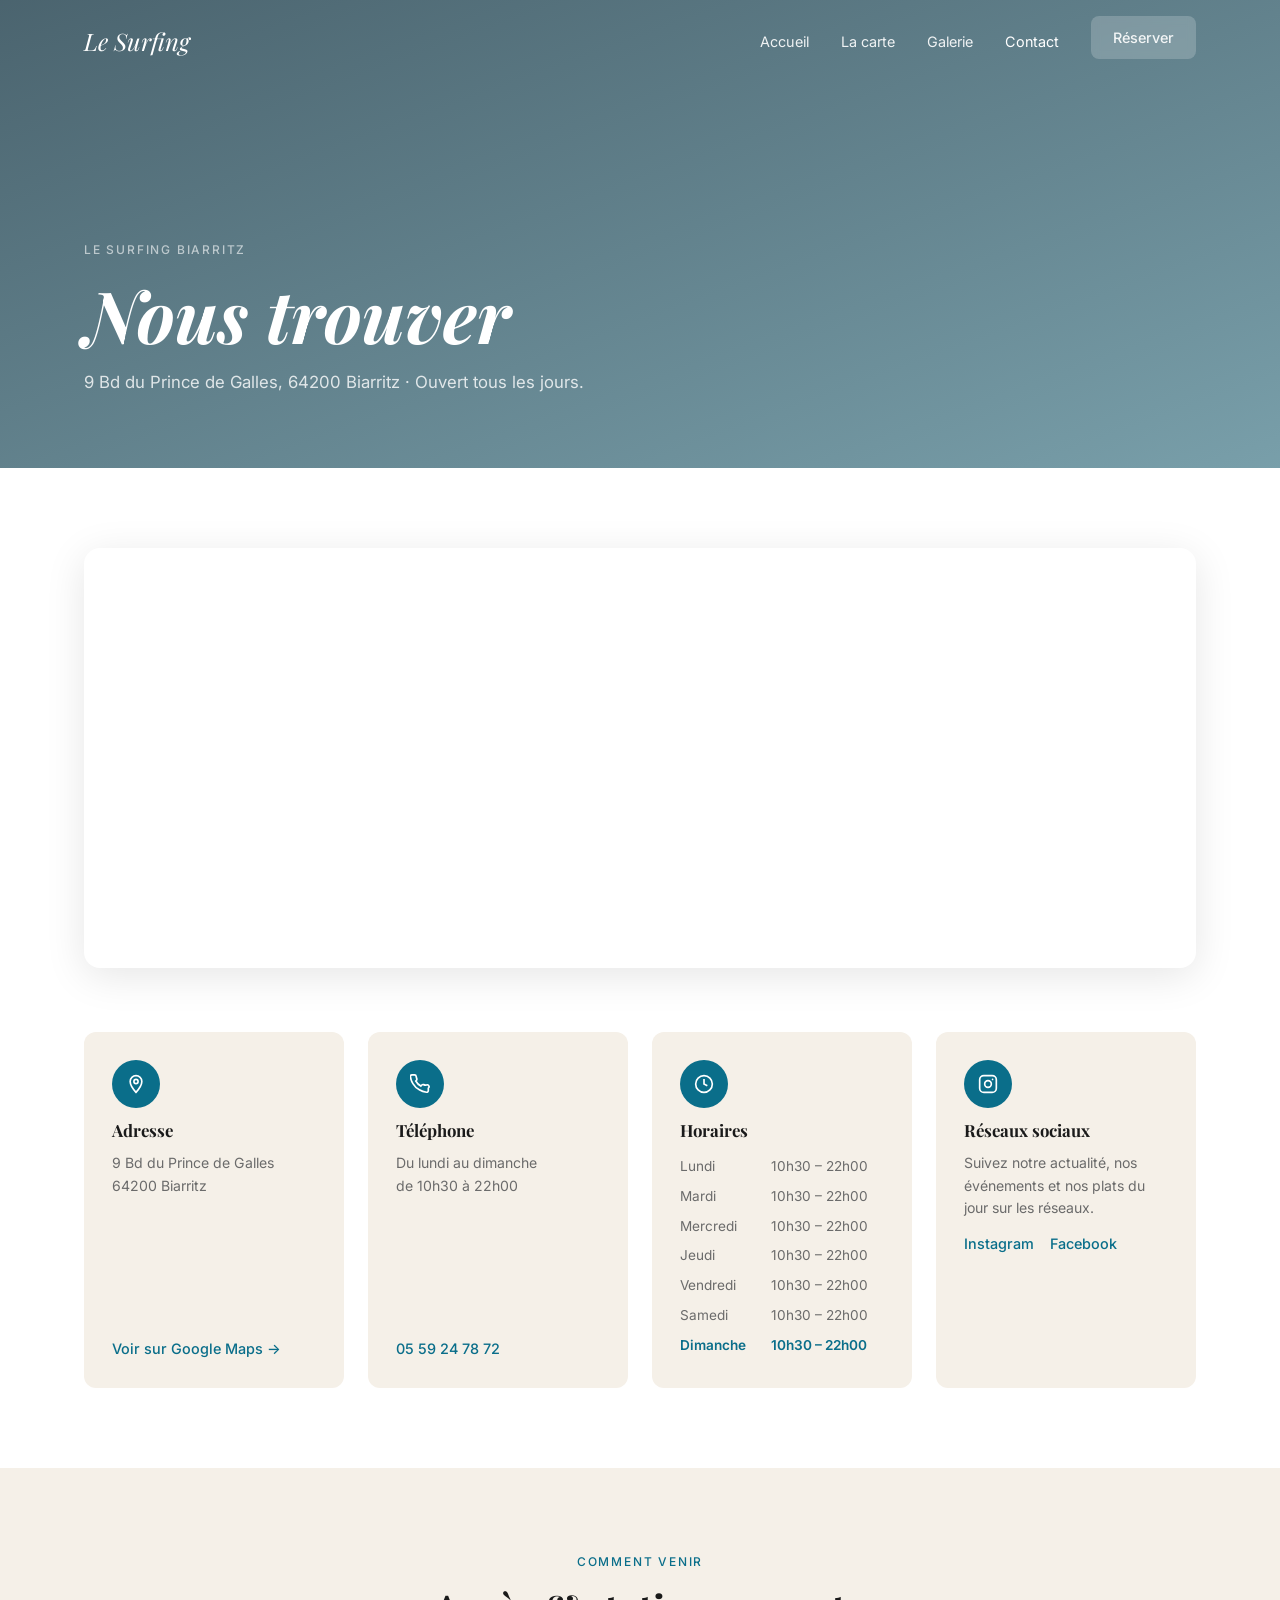
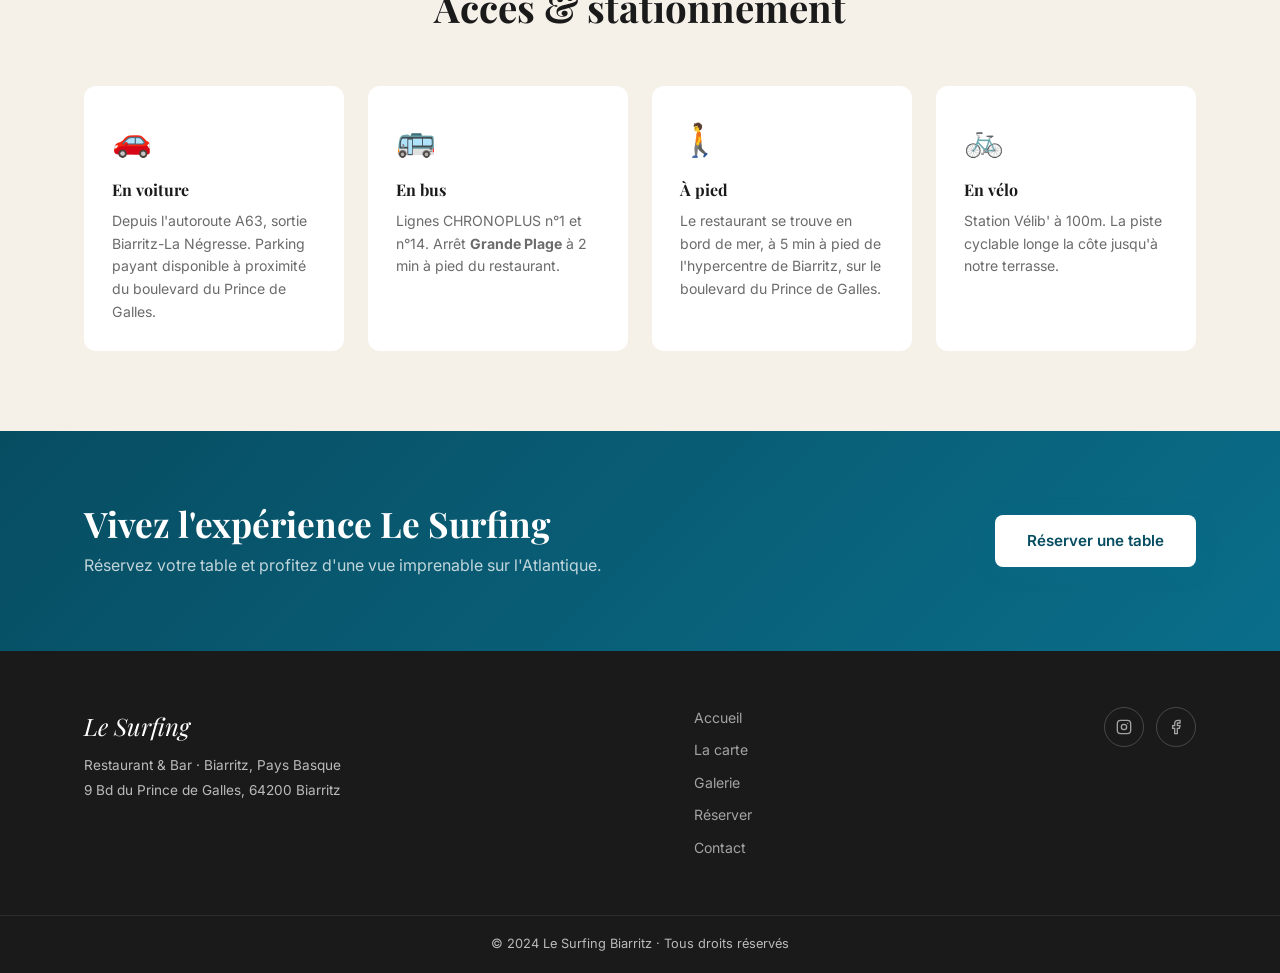
<file: contact.html>
<!DOCTYPE html>
<html lang="fr">
<head>
  <meta charset="UTF-8" />
  <meta name="viewport" content="width=device-width, initial-scale=1.0" />
  <title>Contact – Le Surfing Biarritz</title>
  <meta name="description" content="Contactez le Surfing Biarritz. Adresse : 9 Bd du Prince de Galles, 64200 Biarritz. Tél : 05 59 24 78 72. Ouvert tous les jours." />
  <link rel="stylesheet" href="style.css" />
  <link rel="preconnect" href="https://fonts.googleapis.com" />
  <link rel="preconnect" href="https://fonts.gstatic.com" crossorigin />
  <link href="https://fonts.googleapis.com/css2?family=Playfair+Display:ital,wght@0,400;0,700;1,400&family=Inter:wght@300;400;500&display=swap" rel="stylesheet" />
</head>
<body>

  <!-- NAVIGATION -->
  <nav id="navbar" class="scrolled">
    <div class="nav-container">
      <a href="index.html" class="nav-logo">Le Surfing</a>
      <button class="nav-toggle" id="navToggle" aria-label="Menu">
        <span></span><span></span><span></span>
      </button>
      <ul class="nav-links" id="navLinks">
        <li><a href="index.html">Accueil</a></li>
        <li><a href="menu.html">La carte</a></li>
        <li><a href="galerie.html">Galerie</a></li>
        <li><a href="contact.html" class="active">Contact</a></li>
        <li><a href="reservation.html" class="btn-nav">Réserver</a></li>
      </ul>
    </div>
  </nav>

  <!-- PAGE HERO -->
  <section class="page-hero" style="background-image: url('https://images.unsplash.com/photo-1501854140801-50d01698950b?w=1400&q=80')">
    <div class="hero-overlay"></div>
    <div class="page-hero-content">
      <span class="label">Le Surfing Biarritz</span>
      <h1>Nous trouver</h1>
      <p>9 Bd du Prince de Galles, 64200 Biarritz · Ouvert tous les jours.</p>
    </div>
  </section>

  <!-- CONTACT MAIN -->
  <section id="contact-page">
    <div class="container contact-full">

      <!-- Carte -->
      <div class="contact-map-full">
        <iframe
          title="Carte Le Surfing Biarritz"
          src="https://www.openstreetmap.org/export/embed.html?bbox=-1.5640%2C43.4820%2C-1.5540%2C43.4870&layer=mapnik&marker=43.4843%2C-1.5590"
          allowfullscreen
          loading="lazy">
        </iframe>
      </div>

      <!-- Infos -->
      <div class="contact-cards">

        <div class="contact-card">
          <div class="contact-card-icon">
            <svg viewBox="0 0 24 24" fill="none" stroke="currentColor" stroke-width="2"><path d="M12 2C8.13 2 5 5.13 5 9c0 5.25 7 13 7 13s7-7.75 7-13c0-3.87-3.13-7-7-7z"/><circle cx="12" cy="9" r="2.5"/></svg>
          </div>
          <h3>Adresse</h3>
          <p>9 Bd du Prince de Galles<br />64200 Biarritz</p>
          <a href="https://maps.google.com/?q=9+Bd+du+Prince+de+Galles,+64200+Biarritz" target="_blank" rel="noopener" class="contact-card-link">Voir sur Google Maps →</a>
        </div>

        <div class="contact-card">
          <div class="contact-card-icon">
            <svg viewBox="0 0 24 24" fill="none" stroke="currentColor" stroke-width="2"><path d="M22 16.92v3a2 2 0 01-2.18 2 19.79 19.79 0 01-8.63-3.07A19.5 19.5 0 013.5 11.5a19.79 19.79 0 01-3.07-8.67A2 2 0 012.41 1h3a2 2 0 012 1.72c.127.96.36 1.903.7 2.81a2 2 0 01-.45 2.11L6.91 8.44a16 16 0 006.06 6.06l1.23-1.27a2 2 0 012.11-.45c.907.34 1.85.573 2.81.7A2 2 0 0122 16.92z"/></svg>
          </div>
          <h3>Téléphone</h3>
          <p>Du lundi au dimanche<br />de 10h30 à 22h00</p>
          <a href="tel:+33559247872" class="contact-card-link">05 59 24 78 72</a>
        </div>

        <div class="contact-card">
          <div class="contact-card-icon">
            <svg viewBox="0 0 24 24" fill="none" stroke="currentColor" stroke-width="2"><circle cx="12" cy="12" r="10"/><polyline points="12 6 12 12 16 14"/></svg>
          </div>
          <h3>Horaires</h3>
          <table class="hours-table">
            <tr><td>Lundi</td><td>10h30 – 22h00</td></tr>
            <tr><td>Mardi</td><td>10h30 – 22h00</td></tr>
            <tr><td>Mercredi</td><td>10h30 – 22h00</td></tr>
            <tr><td>Jeudi</td><td>10h30 – 22h00</td></tr>
            <tr><td>Vendredi</td><td>10h30 – 22h00</td></tr>
            <tr><td>Samedi</td><td>10h30 – 22h00</td></tr>
            <tr class="today"><td>Dimanche</td><td>10h30 – 22h00</td></tr>
          </table>
        </div>

        <div class="contact-card">
          <div class="contact-card-icon">
            <svg viewBox="0 0 24 24" fill="none" stroke="currentColor" stroke-width="2"><rect x="2" y="2" width="20" height="20" rx="5"/><circle cx="12" cy="12" r="4"/><circle cx="17.5" cy="6.5" r="1" fill="currentColor" stroke="none"/></svg>
          </div>
          <h3>Réseaux sociaux</h3>
          <p>Suivez notre actualité, nos événements et nos plats du jour sur les réseaux.</p>
          <div class="contact-social">
            <a href="#" class="contact-card-link">Instagram</a>
            <a href="#" class="contact-card-link">Facebook</a>
          </div>
        </div>

      </div>

    </div>
  </section>

  <!-- ACCES -->
  <section id="acces">
    <div class="container">
      <div class="section-header">
        <span class="label">Comment venir</span>
        <h2>Accès & stationnement</h2>
      </div>
      <div class="acces-grid">
        <div class="acces-item">
          <div class="acces-icon">🚗</div>
          <h4>En voiture</h4>
          <p>Depuis l'autoroute A63, sortie Biarritz-La Négresse. Parking payant disponible à proximité du boulevard du Prince de Galles.</p>
        </div>
        <div class="acces-item">
          <div class="acces-icon">🚌</div>
          <h4>En bus</h4>
          <p>Lignes CHRONOPLUS n°1 et n°14. Arrêt <strong>Grande Plage</strong> à 2 min à pied du restaurant.</p>
        </div>
        <div class="acces-item">
          <div class="acces-icon">🚶</div>
          <h4>À pied</h4>
          <p>Le restaurant se trouve en bord de mer, à 5 min à pied de l'hypercentre de Biarritz, sur le boulevard du Prince de Galles.</p>
        </div>
        <div class="acces-item">
          <div class="acces-icon">🚲</div>
          <h4>En vélo</h4>
          <p>Station Vélib' à 100m. La piste cyclable longe la côte jusqu'à notre terrasse.</p>
        </div>
      </div>
    </div>
  </section>

  <!-- CTA RESERVATION -->
  <section class="cta-band">
    <div class="container cta-band-inner">
      <div>
        <h2>Vivez l'expérience Le Surfing</h2>
        <p>Réservez votre table et profitez d'une vue imprenable sur l'Atlantique.</p>
      </div>
      <a href="reservation.html" class="btn-primary">Réserver une table</a>
    </div>
  </section>

  <!-- FOOTER -->
  <footer>
    <div class="container footer-inner">
      <div class="footer-brand">
        <a href="index.html" class="nav-logo">Le Surfing</a>
        <p>Restaurant & Bar · Biarritz, Pays Basque</p>
        <p>9 Bd du Prince de Galles, 64200 Biarritz</p>
      </div>
      <div class="footer-links">
        <a href="index.html">Accueil</a>
        <a href="menu.html">La carte</a>
        <a href="galerie.html">Galerie</a>
        <a href="reservation.html">Réserver</a>
        <a href="contact.html">Contact</a>
      </div>
      <div class="footer-social">
        <a href="#" aria-label="Instagram">
          <svg viewBox="0 0 24 24" fill="none" stroke="currentColor" stroke-width="2"><rect x="2" y="2" width="20" height="20" rx="5"/><circle cx="12" cy="12" r="4"/><circle cx="17.5" cy="6.5" r="1" fill="currentColor" stroke="none"/></svg>
        </a>
        <a href="#" aria-label="Facebook">
          <svg viewBox="0 0 24 24" fill="none" stroke="currentColor" stroke-width="2"><path d="M18 2h-3a5 5 0 00-5 5v3H7v4h3v8h4v-8h3l1-4h-4V7a1 1 0 011-1h3z"/></svg>
        </a>
      </div>
    </div>
    <div class="footer-bottom">
      <p>© 2024 Le Surfing Biarritz · Tous droits réservés</p>
    </div>
  </footer>

  <script src="main.js"></script>
</body>
</html>
</file>
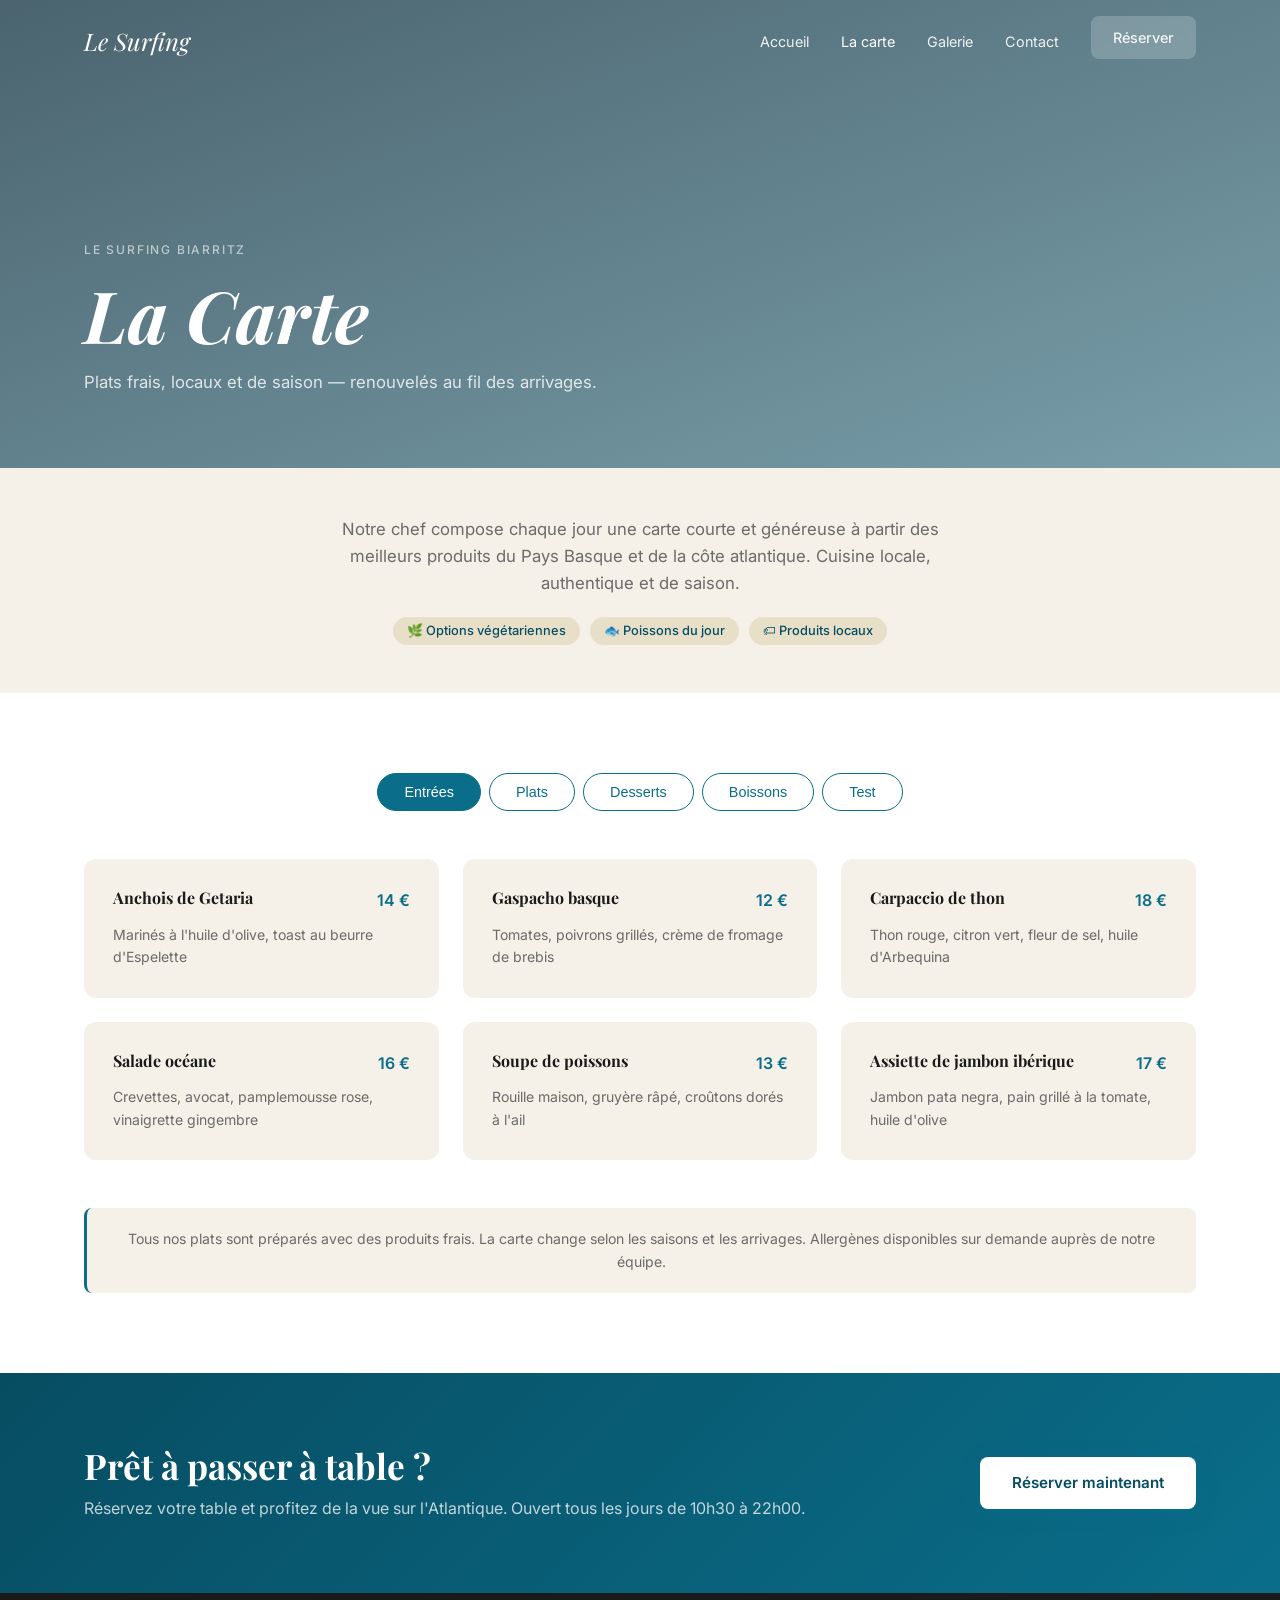
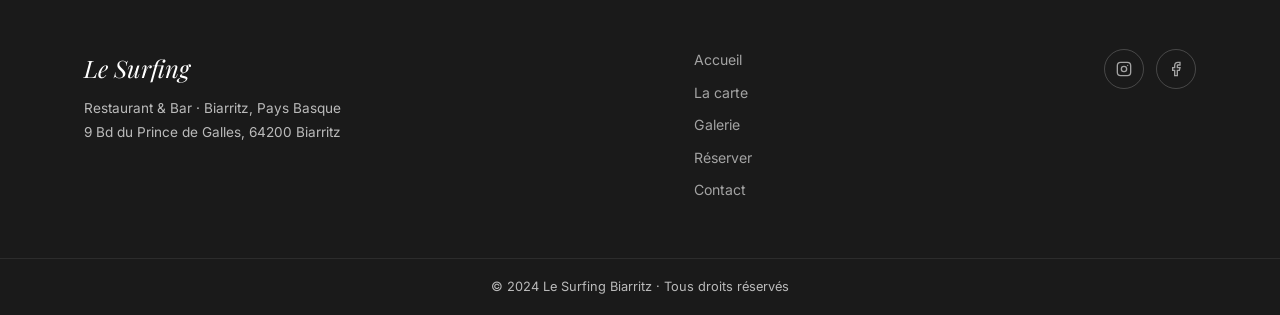
<file: menu.html>
<!DOCTYPE html>
<html lang="fr">
<head>
  <meta charset="UTF-8" />
  <meta name="viewport" content="width=device-width, initial-scale=1.0" />
  <title>La Carte – Le Surfing Biarritz</title>
  <meta name="description" content="Découvrez la carte du Surfing Biarritz : entrées, plats, desserts et boissons. Cuisine locale et de saison en bord de mer." />
  <link rel="stylesheet" href="style.css" />
  <link rel="preconnect" href="https://fonts.googleapis.com" />
  <link rel="preconnect" href="https://fonts.gstatic.com" crossorigin />
  <link href="https://fonts.googleapis.com/css2?family=Playfair+Display:ital,wght@0,400;0,700;1,400&family=Inter:wght@300;400;500&display=swap" rel="stylesheet" />
</head>
<body>

  <!-- NAVIGATION -->
  <nav id="navbar" class="scrolled">
    <div class="nav-container">
      <a href="index.html" class="nav-logo">Le Surfing</a>
      <button class="nav-toggle" id="navToggle" aria-label="Menu">
        <span></span><span></span><span></span>
      </button>
      <ul class="nav-links" id="navLinks">
        <li><a href="index.html">Accueil</a></li>
        <li><a href="menu.html" class="active">La carte</a></li>
        <li><a href="galerie.html">Galerie</a></li>
        <li><a href="contact.html">Contact</a></li>
        <li><a href="reservation.html" class="btn-nav">Réserver</a></li>
      </ul>
    </div>
  </nav>

  <!-- PAGE HERO -->
  <section class="page-hero" style="background-image: url('https://images.unsplash.com/photo-1414235077428-338989a2e8c0?w=1400&q=80')">
    <div class="hero-overlay"></div>
    <div class="page-hero-content">
      <span class="label">Le Surfing Biarritz</span>
      <h1>La Carte</h1>
      <p>Plats frais, locaux et de saison — renouvelés au fil des arrivages.</p>
    </div>
  </section>

  <!-- INTRO MENU -->
  <section class="page-intro">
    <div class="container page-intro-inner">
      <p>Notre chef compose chaque jour une carte courte et généreuse à partir des meilleurs produits du Pays Basque et de la côte atlantique. Cuisine locale, authentique et de saison.</p>
      <div class="menu-badges">
        <span class="service-tag">🌿 Options végétariennes</span>
        <span class="service-tag">🐟 Poissons du jour</span>
        <span class="service-tag">🏷 Produits locaux</span>
      </div>
    </div>
  </section>

  <!-- MENU -->
  <section id="menu">
    <div class="container">
      <div class="menu-tabs">
        <button class="tab active" data-tab="entrees">Entrées</button>
        <button class="tab" data-tab="plats">Plats</button>
        <button class="tab" data-tab="desserts">Desserts</button>
        <button class="tab" data-tab="boissons">Boissons</button>
        <button class="tab" data-tab="test">Test</button>
      </div>

      <div class="menu-grid active" id="tab-entrees">
        <div class="menu-card">
          <div class="menu-card-top"><h3>Anchois de Getaria</h3><span>14 €</span></div>
          <p>Marinés à l'huile d'olive, toast au beurre d'Espelette</p>
        </div>
        <div class="menu-card">
          <div class="menu-card-top"><h3>Gaspacho basque</h3><span>12 €</span></div>
          <p>Tomates, poivrons grillés, crème de fromage de brebis</p>
        </div>
        <div class="menu-card">
          <div class="menu-card-top"><h3>Carpaccio de thon</h3><span>18 €</span></div>
          <p>Thon rouge, citron vert, fleur de sel, huile d'Arbequina</p>
        </div>
        <div class="menu-card">
          <div class="menu-card-top"><h3>Salade océane</h3><span>16 €</span></div>
          <p>Crevettes, avocat, pamplemousse rose, vinaigrette gingembre</p>
        </div>
        <div class="menu-card">
          <div class="menu-card-top"><h3>Soupe de poissons</h3><span>13 €</span></div>
          <p>Rouille maison, gruyère râpé, croûtons dorés à l'ail</p>
        </div>
        <div class="menu-card">
          <div class="menu-card-top"><h3>Assiette de jambon ibérique</h3><span>17 €</span></div>
          <p>Jambon pata negra, pain grillé à la tomate, huile d'olive</p>
        </div>
      </div>

      <div class="menu-grid" id="tab-plats">
        <div class="menu-card">
          <div class="menu-card-top"><h3>Ttoro de pêcheur</h3><span>28 €</span></div>
          <p>Soupe de poissons basque, rouille maison, croûtons ailés</p>
        </div>
        <div class="menu-card">
          <div class="menu-card-top"><h3>Chipirons à l'encre</h3><span>26 €</span></div>
          <p>Encornets farcis, riz noir, légumes du jardin</p>
        </div>
        <div class="menu-card featured">
          <div class="menu-card-top"><h3>Dorade royale entière <span class="badge">Coup de cœur</span></h3><span>34 €</span></div>
          <p>Grillée au feu de bois, piperade maison, pommes de terre grenaille</p>
        </div>
        <div class="menu-card">
          <div class="menu-card-top"><h3>Magret de canard des Landes</h3><span>30 €</span></div>
          <p>Sauce cerise-Armagnac, gratin de cèpes</p>
        </div>
        <div class="menu-card">
          <div class="menu-card-top"><h3>Risotto aux cèpes <span class="badge vege">Végé</span></h3><span>22 €</span></div>
          <p>Cèpes frais, parmesan affiné 24 mois, huile de truffe</p>
        </div>
        <div class="menu-card">
          <div class="menu-card-top"><h3>Burger du Surfing</h3><span>19 €</span></div>
          <p>Bœuf charolais, cheddar, oignons confits, frites maison</p>
        </div>
      </div>

      <div class="menu-grid" id="tab-desserts">
        <div class="menu-card">
          <div class="menu-card-top"><h3>Gâteau basque</h3><span>9 €</span></div>
          <p>Crème pâtissière ou confiture cerises noires, crème fraîche</p>
        </div>
        <div class="menu-card">
          <div class="menu-card-top"><h3>Tarte aux pommes</h3><span>8 €</span></div>
          <p>Pommes Fuji, caramel au beurre salé, boule de vanille</p>
        </div>
        <div class="menu-card">
          <div class="menu-card-top"><h3>Île flottante au piment</h3><span>9 €</span></div>
          <p>Meringue légère, crème anglaise, poudre d'Espelette</p>
        </div>
        <div class="menu-card">
          <div class="menu-card-top"><h3>Fromages du Pays Basque</h3><span>12 €</span></div>
          <p>Ossau-Iraty, brebis frais, confiture de figues</p>
        </div>
        <div class="menu-card">
          <div class="menu-card-top"><h3>Fondant chocolat</h3><span>9 €</span></div>
          <p>Cœur coulant, glace vanille bourbon, éclats de praline</p>
        </div>
      </div>

      <div class="menu-grid" id="tab-boissons">
        <div class="menu-card">
          <div class="menu-card-top"><h3>Txakoli Basque</h3><span>7 €</span></div>
          <p>Vin blanc pétillant, léger et fruité, du Pays Basque</p>
        </div>
        <div class="menu-card">
          <div class="menu-card-top"><h3>Irouléguy rouge</h3><span>8 €</span></div>
          <p>AOC Irouléguy, tanins soyeux, notes épicées</p>
        </div>
        <div class="menu-card">
          <div class="menu-card-top"><h3>Bière Pêcheur Biarritz</h3><span>6 €</span></div>
          <p>Bière artisanale locale, blonde légèrement ambrée</p>
        </div>
        <div class="menu-card">
          <div class="menu-card-top"><h3>Cocktail Surf Sunset</h3><span>11 €</span></div>
          <p>Rhum, passion, citron vert, sirop d'hibiscus</p>
        </div>
        <div class="menu-card">
          <div class="menu-card-top"><h3>Eau minérale</h3><span>4 €</span></div>
          <p>Perrier ou Evian — carafe d'eau offerte</p>
        </div>
        <div class="menu-card">
          <div class="menu-card-top"><h3>Café & infusions</h3><span>3 €</span></div>
          <p>Espresso, noisette, café au lait, thés & tisanes</p>
        </div>
      </div>

      <div class="menu-grid" id="tab-test">
        <div class="menu-card featured">
          <div class="menu-card-top"><h3>Plat test 1 <span class="badge">Nouveau</span></h3><span>00 €</span></div>
          <p>Description du plat test numéro 1 — à remplacer par le vrai contenu.</p>
        </div>
        <div class="menu-card">
          <div class="menu-card-top"><h3>Plat test 2</h3><span>00 €</span></div>
          <p>Description du plat test numéro 2 — à remplacer par le vrai contenu.</p>
        </div>
        <div class="menu-card">
          <div class="menu-card-top"><h3>Plat test 3 <span class="badge vege">Végé</span></h3><span>00 €</span></div>
          <p>Description du plat test numéro 3 — à remplacer par le vrai contenu.</p>
        </div>
      </div>

      <div class="menu-note">
        <p>Tous nos plats sont préparés avec des produits frais. La carte change selon les saisons et les arrivages. Allergènes disponibles sur demande auprès de notre équipe.</p>
      </div>
    </div>
  </section>

  <!-- CTA RESERVATION -->
  <section class="cta-band">
    <div class="container cta-band-inner">
      <div>
        <h2>Prêt à passer à table ?</h2>
        <p>Réservez votre table et profitez de la vue sur l'Atlantique. Ouvert tous les jours de 10h30 à 22h00.</p>
      </div>
      <a href="https://www.google.com/maps/reserve/v/dine/c/FndfW2MKxDg?source=pa&opi=89978449&hl=fr-FR&gei=3Qw4aorrEPickdUPwpPL6AI&sourceurl=https://www.google.com/search?q%3Dle%2Bsurfing%2Bbiarritz%2Bpappers%26oq%3Dle%2Bsur%26pf%3Dcs%26sourceid%3Dchrome%26ie%3DUTF-8" target="_blank" rel="noopener" class="btn-primary">Réserver maintenant</a>
    </div>
  </section>

  <!-- FOOTER -->
  <footer>
    <div class="container footer-inner">
      <div class="footer-brand">
        <a href="index.html" class="nav-logo">Le Surfing</a>
        <p>Restaurant & Bar · Biarritz, Pays Basque</p>
        <p>9 Bd du Prince de Galles, 64200 Biarritz</p>
      </div>
      <div class="footer-links">
        <a href="index.html">Accueil</a>
        <a href="menu.html">La carte</a>
        <a href="galerie.html">Galerie</a>
        <a href="reservation.html">Réserver</a>
        <a href="contact.html">Contact</a>
      </div>
      <div class="footer-social">
        <a href="#" aria-label="Instagram">
          <svg viewBox="0 0 24 24" fill="none" stroke="currentColor" stroke-width="2"><rect x="2" y="2" width="20" height="20" rx="5"/><circle cx="12" cy="12" r="4"/><circle cx="17.5" cy="6.5" r="1" fill="currentColor" stroke="none"/></svg>
        </a>
        <a href="#" aria-label="Facebook">
          <svg viewBox="0 0 24 24" fill="none" stroke="currentColor" stroke-width="2"><path d="M18 2h-3a5 5 0 00-5 5v3H7v4h3v8h4v-8h3l1-4h-4V7a1 1 0 011-1h3z"/></svg>
        </a>
      </div>
    </div>
    <div class="footer-bottom">
      <p>© 2024 Le Surfing Biarritz · Tous droits réservés</p>
    </div>
  </footer>

  <script src="main.js"></script>
</body>
</html>
</file>
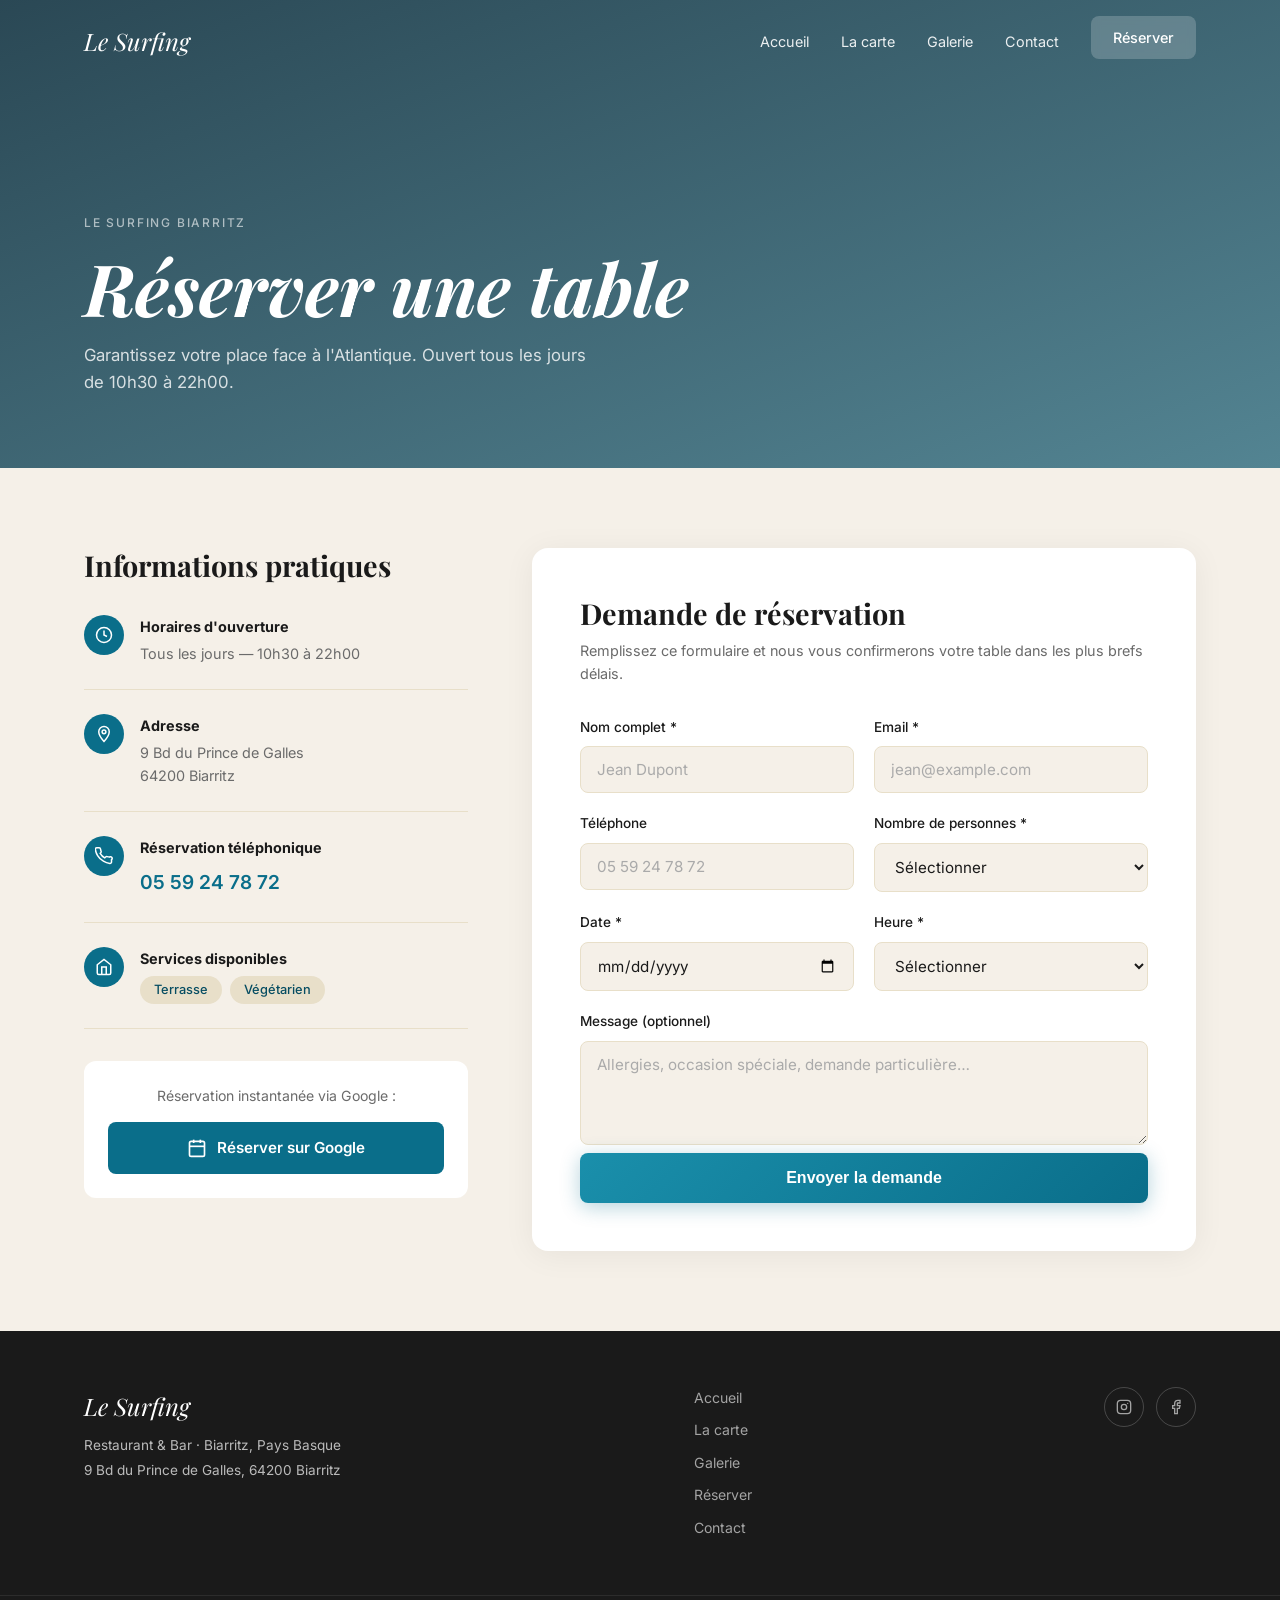
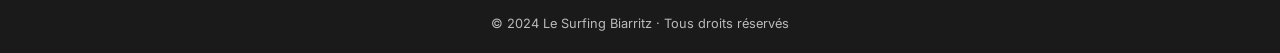
<file: reservation.html>
<!DOCTYPE html>
<html lang="fr">
<head>
  <meta charset="UTF-8" />
  <meta name="viewport" content="width=device-width, initial-scale=1.0" />
  <title>Réservation – Le Surfing Biarritz</title>
  <meta name="description" content="Réservez votre table au Surfing Biarritz. Ouvert tous les jours de 10h30 à 22h00. Terrasse face à l'Atlantique." />
  <link rel="stylesheet" href="style.css" />
  <link rel="preconnect" href="https://fonts.googleapis.com" />
  <link rel="preconnect" href="https://fonts.gstatic.com" crossorigin />
  <link href="https://fonts.googleapis.com/css2?family=Playfair+Display:ital,wght@0,400;0,700;1,400&family=Inter:wght@300;400;500&display=swap" rel="stylesheet" />
</head>
<body>

  <!-- NAVIGATION -->
  <nav id="navbar" class="scrolled">
    <div class="nav-container">
      <a href="index.html" class="nav-logo">Le Surfing</a>
      <button class="nav-toggle" id="navToggle" aria-label="Menu">
        <span></span><span></span><span></span>
      </button>
      <ul class="nav-links" id="navLinks">
        <li><a href="index.html">Accueil</a></li>
        <li><a href="menu.html">La carte</a></li>
        <li><a href="galerie.html">Galerie</a></li>
        <li><a href="contact.html">Contact</a></li>
        <li><a href="reservation.html" class="btn-nav active">Réserver</a></li>
      </ul>
    </div>
  </nav>

  <!-- PAGE HERO -->
  <section class="page-hero" style="background-image: url('https://images.unsplash.com/photo-1414235077428-338989a2e8c0?w=1400&q=80')">
    <div class="hero-overlay" style="background: linear-gradient(160deg, rgba(5,40,55,0.85) 0%, rgba(10,80,100,0.7) 100%)"></div>
    <div class="page-hero-content">
      <span class="label">Le Surfing Biarritz</span>
      <h1>Réserver une table</h1>
      <p>Garantissez votre place face à l'Atlantique. Ouvert tous les jours de 10h30 à 22h00.</p>
    </div>
  </section>

  <!-- RESERVATION SECTION -->
  <section id="reservation-page">
    <div class="container">

      <div class="resa-layout">

        <!-- Infos pratiques -->
        <div class="resa-info">
          <h2>Informations pratiques</h2>

          <div class="resa-info-block">
            <div class="resa-info-icon">
              <svg viewBox="0 0 24 24" fill="none" stroke="currentColor" stroke-width="2"><circle cx="12" cy="12" r="10"/><polyline points="12 6 12 12 16 14"/></svg>
            </div>
            <div>
              <strong>Horaires d'ouverture</strong>
              <p>Tous les jours — 10h30 à 22h00</p>
            </div>
          </div>

          <div class="resa-info-block">
            <div class="resa-info-icon">
              <svg viewBox="0 0 24 24" fill="none" stroke="currentColor" stroke-width="2"><path d="M12 2C8.13 2 5 5.13 5 9c0 5.25 7 13 7 13s7-7.75 7-13c0-3.87-3.13-7-7-7z"/><circle cx="12" cy="9" r="2.5"/></svg>
            </div>
            <div>
              <strong>Adresse</strong>
              <p>9 Bd du Prince de Galles<br />64200 Biarritz</p>
            </div>
          </div>

          <div class="resa-info-block">
            <div class="resa-info-icon">
              <svg viewBox="0 0 24 24" fill="none" stroke="currentColor" stroke-width="2"><path d="M22 16.92v3a2 2 0 01-2.18 2 19.79 19.79 0 01-8.63-3.07A19.5 19.5 0 013.5 11.5a19.79 19.79 0 01-3.07-8.67A2 2 0 012.41 1h3a2 2 0 012 1.72c.127.96.36 1.903.7 2.81a2 2 0 01-.45 2.11L6.91 8.44a16 16 0 006.06 6.06l1.23-1.27a2 2 0 012.11-.45c.907.34 1.85.573 2.81.7A2 2 0 0122 16.92z"/></svg>
            </div>
            <div>
              <strong>Réservation téléphonique</strong>
              <a href="tel:+33559247872" class="resa-phone">05 59 24 78 72</a>
            </div>
          </div>

          <div class="resa-info-block">
            <div class="resa-info-icon">
              <svg viewBox="0 0 24 24" fill="none" stroke="currentColor" stroke-width="2"><path d="M3 9l9-7 9 7v11a2 2 0 01-2 2H5a2 2 0 01-2-2z"/><polyline points="9 22 9 12 15 12 15 22"/></svg>
            </div>
            <div>
              <strong>Services disponibles</strong>
              <div class="services-tags" style="margin-top:6px">
                <span class="service-tag">Terrasse</span>
                <span class="service-tag">Végétarien</span>
              </div>
            </div>
          </div>

          <div class="resa-google">
            <p>Réservation instantanée via Google :</p>
            <a href="https://www.google.com/maps/reserve/v/dine/c/FndfW2MKxDg?source=pa&opi=89978449&hl=fr-FR&gei=3Qw4aorrEPickdUPwpPL6AI&sourceurl=https://www.google.com/search?q%3Dle%2Bsurfing%2Bbiarritz%2Bpappers%26oq%3Dle%2Bsur%26pf%3Dcs%26sourceid%3Dchrome%26ie%3DUTF-8"
               target="_blank" rel="noopener" class="btn-reserve-google">
              <svg viewBox="0 0 24 24" width="20" height="20" fill="none" stroke="currentColor" stroke-width="2"><rect x="3" y="4" width="18" height="18" rx="2"/><line x1="16" y1="2" x2="16" y2="6"/><line x1="8" y1="2" x2="8" y2="6"/><line x1="3" y1="10" x2="21" y2="10"/></svg>
              Réserver sur Google
            </a>
          </div>
        </div>

        <!-- Formulaire -->
        <div class="resa-form-wrap">
          <h2>Demande de réservation</h2>
          <p class="resa-form-sub">Remplissez ce formulaire et nous vous confirmerons votre table dans les plus brefs délais.</p>

          <form class="reservation-form standalone" id="reservationForm" novalidate>
            <div class="form-row">
              <div class="form-group">
                <label for="name">Nom complet *</label>
                <input type="text" id="name" name="name" placeholder="Jean Dupont" required />
              </div>
              <div class="form-group">
                <label for="email">Email *</label>
                <input type="email" id="email" name="email" placeholder="jean@example.com" required />
              </div>
            </div>
            <div class="form-row">
              <div class="form-group">
                <label for="phone">Téléphone</label>
                <input type="tel" id="phone" name="phone" placeholder="05 59 24 78 72" />
              </div>
              <div class="form-group">
                <label for="guests">Nombre de personnes *</label>
                <select id="guests" name="guests" required>
                  <option value="">Sélectionner</option>
                  <option value="1">1 personne</option>
                  <option value="2">2 personnes</option>
                  <option value="3">3 personnes</option>
                  <option value="4">4 personnes</option>
                  <option value="5">5 personnes</option>
                  <option value="6+">6+ personnes</option>
                </select>
              </div>
            </div>
            <div class="form-row">
              <div class="form-group">
                <label for="date">Date *</label>
                <input type="date" id="date" name="date" required />
              </div>
              <div class="form-group">
                <label for="time">Heure *</label>
                <select id="time" name="time" required>
                  <option value="">Sélectionner</option>
                  <option>10:30</option>
                  <option>11:00</option>
                  <option>11:30</option>
                  <option>12:00</option>
                  <option>12:30</option>
                  <option>13:00</option>
                  <option>13:30</option>
                  <option>14:00</option>
                  <option>14:30</option>
                  <option>19:00</option>
                  <option>19:30</option>
                  <option>20:00</option>
                  <option>20:30</option>
                  <option>21:00</option>
                  <option>21:30</option>
                </select>
              </div>
            </div>
            <div class="form-group full">
              <label for="message">Message (optionnel)</label>
              <textarea id="message" name="message" placeholder="Allergies, occasion spéciale, demande particulière…" rows="4"></textarea>
            </div>
            <button type="submit" class="btn-primary">Envoyer la demande</button>
          </form>

          <div class="form-success" id="formSuccess">
            <div class="success-icon">✓</div>
            <h3>Demande envoyée !</h3>
            <p>Merci ! Nous vous confirmerons votre réservation par email ou téléphone dans les plus brefs délais. À très bientôt au Surfing !</p>
            <a href="index.html" class="btn-primary" style="margin-top:20px;display:inline-block">Retour à l'accueil</a>
          </div>
        </div>

      </div>
    </div>
  </section>

  <!-- FOOTER -->
  <footer>
    <div class="container footer-inner">
      <div class="footer-brand">
        <a href="index.html" class="nav-logo">Le Surfing</a>
        <p>Restaurant & Bar · Biarritz, Pays Basque</p>
        <p>9 Bd du Prince de Galles, 64200 Biarritz</p>
      </div>
      <div class="footer-links">
        <a href="index.html">Accueil</a>
        <a href="menu.html">La carte</a>
        <a href="galerie.html">Galerie</a>
        <a href="reservation.html">Réserver</a>
        <a href="contact.html">Contact</a>
      </div>
      <div class="footer-social">
        <a href="#" aria-label="Instagram">
          <svg viewBox="0 0 24 24" fill="none" stroke="currentColor" stroke-width="2"><rect x="2" y="2" width="20" height="20" rx="5"/><circle cx="12" cy="12" r="4"/><circle cx="17.5" cy="6.5" r="1" fill="currentColor" stroke="none"/></svg>
        </a>
        <a href="#" aria-label="Facebook">
          <svg viewBox="0 0 24 24" fill="none" stroke="currentColor" stroke-width="2"><path d="M18 2h-3a5 5 0 00-5 5v3H7v4h3v8h4v-8h3l1-4h-4V7a1 1 0 011-1h3z"/></svg>
        </a>
      </div>
    </div>
    <div class="footer-bottom">
      <p>© 2024 Le Surfing Biarritz · Tous droits réservés</p>
    </div>
  </footer>

  <script src="main.js"></script>
</body>
</html>
</file>
<file: style.css>
/* ===== RESET & BASE ===== */
*, *::before, *::after { box-sizing: border-box; margin: 0; padding: 0; }

:root {
  --ocean:    #0a6e8a;
  --ocean-dk: #074d62;
  --ocean-lt: #1a8fab;
  --sand:     #f5f0e8;
  --sand-dk:  #e8dfc9;
  --text:     #1a1a1a;
  --muted:    #6b6b6b;
  --white:    #ffffff;
  --accent:   #c8522a;
  --radius:   8px;
  --transition: 0.3s ease;
  --ease-out: cubic-bezier(0.22, 1, 0.36, 1);
}

html { scroll-behavior: smooth; }

body {
  font-family: 'Inter', sans-serif;
  color: var(--text);
  background: var(--white);
  line-height: 1.6;
  overflow-x: hidden;
}

h1, h2, h3 { font-family: 'Playfair Display', serif; line-height: 1.2; }

a { text-decoration: none; color: inherit; }

img { display: block; width: 100%; height: 100%; object-fit: cover; }

/* ===== UTILITIES ===== */
.container {
  max-width: 1160px;
  margin: 0 auto;
  padding: 0 24px;
}

.label {
  display: inline-block;
  font-size: 0.75rem;
  font-weight: 500;
  letter-spacing: 0.15em;
  text-transform: uppercase;
  color: var(--ocean);
  margin-bottom: 12px;
}

.section-header {
  text-align: center;
  max-width: 580px;
  margin: 0 auto 56px;
}
.section-header h2 { font-size: clamp(1.8rem, 3vw, 2.6rem); margin-bottom: 16px; }
.section-header p  { color: var(--muted); }
.section-header.light .label { color: #a8d8e8; }
.section-header.light h2,
.section-header.light p { color: var(--white); }

/* ===== BUTTONS ===== */
.btn-primary, .btn-secondary, .btn-nav {
  display: inline-block;
  padding: 14px 32px;
  border-radius: var(--radius);
  font-size: 0.95rem;
  font-weight: 500;
  cursor: pointer;
  transition: transform 0.25s var(--ease-out), box-shadow 0.25s ease, background 0.25s ease;
  border: none;
  position: relative;
  overflow: hidden;
}
.btn-primary {
  background: linear-gradient(135deg, var(--ocean-lt), var(--ocean));
  color: var(--white);
  box-shadow: 0 4px 20px rgba(10,110,138,0.3);
}
.btn-primary:hover {
  background: linear-gradient(135deg, var(--ocean), var(--ocean-dk));
  transform: translateY(-3px);
  box-shadow: 0 8px 28px rgba(10,110,138,0.4);
}
.btn-primary:active { transform: translateY(-1px); }

.btn-secondary {
  background: transparent;
  color: var(--white);
  border: 2px solid rgba(255,255,255,0.65);
  backdrop-filter: blur(4px);
}
.btn-secondary:hover {
  background: rgba(255,255,255,0.15);
  border-color: rgba(255,255,255,0.9);
  transform: translateY(-2px);
}

.btn-insta {
  display: inline-flex;
  align-items: center;
  gap: 10px;
}

/* ===== NAV ===== */
#navbar {
  position: fixed;
  top: 0; left: 0; right: 0;
  z-index: 100;
  padding: 16px 0;
  transition: background var(--transition), box-shadow var(--transition);
}
#navbar.scrolled {
  background: rgba(255,255,255,0.97);
  box-shadow: 0 1px 24px rgba(0,0,0,0.08);
  padding: 12px 0;
}
#navbar.scrolled .nav-logo,
#navbar.scrolled .nav-links a { color: var(--text); }
#navbar.scrolled .nav-links a:hover,
#navbar.scrolled .nav-links a.active { color: var(--ocean); }
#navbar.scrolled .btn-nav {
  background: var(--ocean);
  color: var(--white) !important;
}
#navbar.scrolled .nav-toggle span { background: var(--text); }

.nav-container {
  max-width: 1160px;
  margin: 0 auto;
  padding: 0 24px;
  display: flex;
  align-items: center;
  justify-content: space-between;
}

.nav-logo {
  font-family: 'Playfair Display', serif;
  font-size: 1.5rem;
  font-style: italic;
  color: var(--white);
  transition: color var(--transition);
}

.nav-links {
  display: flex;
  align-items: center;
  gap: 32px;
  list-style: none;
}
.nav-links a {
  font-size: 0.9rem;
  color: rgba(255,255,255,0.9);
  transition: color var(--transition);
}
.nav-links a:hover,
.nav-links a.active { color: var(--white); }

.btn-nav {
  padding: 10px 22px;
  background: rgba(255,255,255,0.2);
  color: var(--white);
  border-radius: var(--radius);
  backdrop-filter: blur(4px);
  font-size: 0.9rem;
}
.btn-nav:hover { background: rgba(255,255,255,0.35); }

.nav-toggle {
  display: none;
  flex-direction: column;
  gap: 5px;
  background: none;
  border: none;
  cursor: pointer;
  padding: 4px;
}
.nav-toggle span {
  display: block;
  width: 24px;
  height: 2px;
  background: var(--white);
  border-radius: 2px;
  transition: var(--transition);
}

/* ===== HERO (homepage) ===== */
#hero {
  position: relative;
  min-height: 100vh;
  display: flex;
  align-items: center;
  justify-content: center;
  overflow: hidden;
}
#hero-bg {
  position: absolute;
  inset: -10%;
  background: url('https://images.unsplash.com/photo-1505118380757-91f5f5632de0?w=1600&q=80') center/cover no-repeat;
  will-change: transform;
}
.hero-overlay {
  position: absolute;
  inset: 0;
  background: linear-gradient(160deg, rgba(4,32,45,0.78) 0%, rgba(8,70,90,0.58) 60%, rgba(12,90,110,0.42) 100%);
}
.hero-content {
  position: relative;
  text-align: center;
  color: var(--white);
  padding: 24px;
  max-width: 760px;
}
.hero-tag {
  font-size: 0.78rem;
  letter-spacing: 0.25em;
  text-transform: uppercase;
  color: rgba(255,255,255,0.65);
  margin-bottom: 20px;
  opacity: 0;
  transform: translateY(16px);
  animation: heroFadeUp 0.8s var(--ease-out) 0.2s forwards;
}
.hero-content h1 {
  font-size: clamp(3.5rem, 9vw, 7rem);
  font-style: italic;
  margin-bottom: 24px;
  text-shadow: 0 4px 32px rgba(0,0,0,0.35);
  opacity: 0;
  transform: translateY(20px);
  animation: heroFadeUp 0.9s var(--ease-out) 0.4s forwards;
}
.hero-sub {
  font-size: 1.15rem;
  color: rgba(255,255,255,0.82);
  max-width: 500px;
  margin: 0 auto 40px;
  opacity: 0;
  transform: translateY(16px);
  animation: heroFadeUp 0.8s var(--ease-out) 0.62s forwards;
}
.hero-cta {
  display: flex;
  gap: 16px;
  justify-content: center;
  flex-wrap: wrap;
  opacity: 0;
  transform: translateY(16px);
  animation: heroFadeUp 0.8s var(--ease-out) 0.82s forwards;
}
@keyframes heroFadeUp {
  to { opacity: 1; transform: none; }
}

/* decorative glow behind title */
.hero-content::before {
  content: '';
  position: absolute;
  top: 50%;
  left: 50%;
  transform: translate(-50%, -50%);
  width: 600px;
  height: 400px;
  background: radial-gradient(ellipse, rgba(26,143,171,0.18) 0%, transparent 70%);
  pointer-events: none;
}

.hero-scroll {
  position: absolute;
  bottom: 40px;
  left: 50%;
  transform: translateX(-50%);
  display: flex;
  flex-direction: column;
  align-items: center;
  gap: 8px;
  color: rgba(255,255,255,0.45);
  font-size: 0.7rem;
  letter-spacing: 0.14em;
  text-transform: uppercase;
  opacity: 0;
  animation: heroFadeUp 0.8s var(--ease-out) 1.1s forwards;
}
.scroll-line {
  width: 1px;
  height: 48px;
  background: linear-gradient(to bottom, rgba(255,255,255,0.5), transparent);
  animation: scrollAnim 1.8s ease-in-out infinite;
}
@keyframes scrollAnim {
  0%, 100% { transform: scaleY(1); opacity: 1; }
  50%       { transform: scaleY(0.5); opacity: 0.3; }
}

/* Wave separator */
.wave-sep {
  position: relative;
  height: 100px;
  overflow: hidden;
  margin-top: -2px;
}
.wave-sep svg {
  position: absolute;
  bottom: 0;
  width: 200%;   /* SVG viewBox is 2880 = 2× 1440 */
  height: 100%;
  left: 0;
}
.wave-sep.wave-flip {
  transform: scaleY(-1);
}

/* 3 layers : vitesses + phases différentes, drift horizontal + oscillation verticale */
.wave-l1 { animation: waveFlow1 7s ease-in-out infinite; }
.wave-l2 { animation: waveFlow2 11s ease-in-out infinite; }
.wave-l3 { animation: waveFlow3 17s ease-in-out infinite; }

@keyframes waveFlow1 {
  0%   { transform: translateX(0)      translateY(0px); }
  25%  { transform: translateX(-12%)   translateY(-7px); }
  50%  { transform: translateX(-25%)   translateY(0px); }
  75%  { transform: translateX(-37%)   translateY(-5px); }
  100% { transform: translateX(-50%)   translateY(0px); }
}
@keyframes waveFlow2 {
  0%   { transform: translateX(-50%)   translateY(0px); }
  30%  { transform: translateX(-35%)   translateY(-9px); }
  50%  { transform: translateX(-25%)   translateY(-4px); }
  70%  { transform: translateX(-15%)   translateY(-9px); }
  100% { transform: translateX(0%)     translateY(0px); }
}
@keyframes waveFlow3 {
  0%   { transform: translateX(0)      translateY(0px); }
  20%  { transform: translateX(-8%)    translateY(-4px); }
  50%  { transform: translateX(-25%)   translateY(-10px); }
  80%  { transform: translateX(-40%)   translateY(-3px); }
  100% { transform: translateX(-50%)   translateY(0px); }
}

/* ===== PAGE HERO (inner pages) ===== */
.page-hero {
  position: relative;
  min-height: 52vh;
  display: flex;
  align-items: flex-end;
  padding-bottom: 72px;
  background-size: cover;
  background-position: center;
  margin-top: 0;
}
.page-hero .hero-overlay {
  background: linear-gradient(160deg, rgba(5,40,55,0.72) 0%, rgba(10,80,100,0.55) 100%);
}
.page-hero-content {
  position: relative;
  color: var(--white);
  max-width: 1160px;
  width: 100%;
  margin: 0 auto;
  padding: 0 24px;
}
.page-hero-content .label { color: rgba(255,255,255,0.6); }
.page-hero-content h1 {
  font-size: clamp(2.4rem, 6vw, 4.5rem);
  font-style: italic;
  margin-bottom: 12px;
}
.page-hero-content p {
  font-size: 1.05rem;
  color: rgba(255,255,255,0.8);
  max-width: 520px;
}

/* ===== ABOUT / INTRO ===== */
#intro { padding: 100px 0; background: var(--white); }

.split {
  display: grid;
  grid-template-columns: 1fr 1fr;
  gap: 72px;
  align-items: center;
}
.split-img {
  border-radius: 12px;
  overflow: hidden;
  aspect-ratio: 4/5;
  box-shadow: 0 24px 64px rgba(0,0,0,0.12);
}
.split-text h2 { font-size: clamp(1.8rem, 3vw, 2.4rem); margin-bottom: 20px; }
.split-text p { color: var(--muted); margin-bottom: 16px; }

.stats {
  display: flex;
  gap: 36px;
  margin-top: 36px;
  padding-top: 36px;
  border-top: 1px solid var(--sand-dk);
}
.stat {
  position: relative;
}
.stat::before {
  content: '';
  position: absolute;
  top: 0; left: -18px;
  width: 1px;
  height: 100%;
  background: var(--sand-dk);
}
.stat:first-child::before { display: none; }
.stat strong { display: block; font-size: 2rem; font-family: 'Playfair Display', serif; color: var(--ocean); line-height: 1; margin-bottom: 4px; }
.stat span   { font-size: 0.75rem; color: var(--muted); text-transform: uppercase; letter-spacing: 0.08em; }

/* ===== HIGHLIGHTS ===== */
#highlights {
  padding: 100px 0;
  background: var(--sand);
}
.highlights-grid {
  display: grid;
  grid-template-columns: repeat(4, 1fr);
  gap: 24px;
}
.highlight-card {
  background: var(--white);
  border-radius: 16px;
  padding: 36px 28px;
  text-align: center;
  box-shadow: 0 4px 20px rgba(0,0,0,0.05);
  transition: transform 0.35s var(--ease-out), box-shadow 0.35s ease;
  border: 1px solid rgba(0,0,0,0.04);
  position: relative;
  overflow: hidden;
}
.highlight-card::after {
  content: '';
  position: absolute;
  bottom: 0; left: 0; right: 0;
  height: 3px;
  background: linear-gradient(90deg, var(--ocean-lt), var(--ocean));
  transform: scaleX(0);
  transform-origin: left;
  transition: transform 0.35s var(--ease-out);
}
.highlight-card:hover {
  transform: translateY(-8px);
  box-shadow: 0 20px 48px rgba(10,110,138,0.12);
}
.highlight-card:hover::after { transform: scaleX(1); }
.highlight-icon {
  width: 60px;
  height: 60px;
  border-radius: 50%;
  background: linear-gradient(135deg, rgba(26,143,171,0.12), rgba(10,110,138,0.06));
  display: flex;
  align-items: center;
  justify-content: center;
  margin: 0 auto 20px;
  transition: background 0.3s ease;
}
.highlight-card:hover .highlight-icon {
  background: linear-gradient(135deg, rgba(26,143,171,0.2), rgba(10,110,138,0.12));
}
.highlight-icon svg { width: 26px; height: 26px; color: var(--ocean); }
.highlight-card h3 { font-size: 1.1rem; margin-bottom: 10px; }
.highlight-card p  { font-size: 0.88rem; color: var(--muted); }

/* ===== INSTAGRAM CTA ===== */
#instagram-cta {
  padding: 100px 0;
  background: var(--white);
}
.insta-box {
  display: grid;
  grid-template-columns: 1fr 1fr;
  gap: 64px;
  align-items: center;
}
.insta-text h2 { font-size: clamp(1.8rem, 3vw, 2.4rem); margin-bottom: 16px; }
.insta-text p  { color: var(--muted); margin-bottom: 16px; }
.insta-hashtags {
  font-size: 0.85rem !important;
  color: var(--ocean) !important;
  font-weight: 500;
  margin-bottom: 28px !important;
}
.insta-grid {
  display: grid;
  grid-template-columns: 1fr 1fr;
  gap: 10px;
}
.insta-item {
  border-radius: 10px;
  overflow: hidden;
  aspect-ratio: 1;
}
.insta-item img { transition: transform 0.5s ease; }
.insta-item:hover img { transform: scale(1.06); }

/* ===== PAGE INTRO ===== */
.page-intro {
  padding: 48px 0;
  background: var(--sand);
  text-align: center;
}
.page-intro-inner {
  max-width: 700px;
  color: var(--muted);
  font-size: 1.05rem;
}
.menu-badges {
  display: flex;
  gap: 10px;
  justify-content: center;
  flex-wrap: wrap;
  margin-top: 20px;
}

/* ===== MENU ===== */
#menu { padding: 80px 0; background: var(--white); }

.menu-tabs {
  display: flex;
  justify-content: center;
  gap: 8px;
  margin-bottom: 48px;
  flex-wrap: wrap;
}
.tab {
  padding: 10px 26px;
  border-radius: 40px;
  border: 1.5px solid var(--ocean);
  background: transparent;
  color: var(--ocean);
  font-size: 0.9rem;
  font-weight: 500;
  cursor: pointer;
  transition: var(--transition);
}
.tab:hover, .tab.active {
  background: var(--ocean);
  color: var(--white);
}

.menu-grid {
  display: none;
  grid-template-columns: repeat(auto-fill, minmax(280px, 1fr));
  gap: 24px;
}
.menu-grid.active { display: grid; }

.menu-card {
  background: var(--sand);
  border-radius: 12px;
  padding: 28px;
  transition: transform var(--transition), box-shadow var(--transition);
  border: 1.5px solid transparent;
}
.menu-card:hover {
  transform: translateY(-4px);
  box-shadow: 0 12px 32px rgba(0,0,0,0.08);
}
.menu-card.featured { border-color: var(--ocean); background: var(--white); }
.menu-card-top {
  display: flex;
  justify-content: space-between;
  align-items: flex-start;
  gap: 12px;
  margin-bottom: 10px;
}
.menu-card-top h3 { font-size: 1rem; font-family: 'Playfair Display', serif; }
.menu-card-top > span { font-weight: 600; color: var(--ocean); white-space: nowrap; font-size: 1rem; }
.menu-card p { font-size: 0.88rem; color: var(--muted); }

.badge {
  display: inline-block;
  background: var(--accent);
  color: var(--white);
  font-size: 0.65rem;
  font-family: 'Inter', sans-serif;
  font-weight: 500;
  padding: 2px 8px;
  border-radius: 20px;
  vertical-align: middle;
  margin-left: 6px;
}
.badge.vege { background: #2e8b57; }

.menu-note {
  margin-top: 48px;
  padding: 20px 28px;
  background: var(--sand);
  border-radius: var(--radius);
  text-align: center;
  color: var(--muted);
  font-size: 0.88rem;
  border-left: 3px solid var(--ocean);
}

/* ===== GALLERY ===== */
#gallery { padding: 80px 0 0; background: var(--white); }

.gallery-full { padding-bottom: 80px; }

.gallery-category { padding: 48px 0; }
.gallery-category.alt-bg { background: var(--sand); }

.gallery-cat-title {
  font-size: 1.4rem;
  font-style: italic;
  color: var(--ocean);
  margin-bottom: 24px;
}

.gallery-masonry {
  max-width: 1160px;
  margin: 0 auto;
  padding: 0 24px;
  display: grid;
  grid-template-columns: repeat(4, 1fr);
  grid-auto-rows: 220px;
  gap: 12px;
}
.gm-item {
  border-radius: 10px;
  overflow: hidden;
  position: relative;
}
.gm-item img { transition: transform 0.5s ease; }
.gm-item:hover img { transform: scale(1.05); }
.gm-item.tall  { grid-row: span 2; }
.gm-item.wide  { grid-column: span 2; }

.gm-caption {
  position: absolute;
  bottom: 0; left: 0; right: 0;
  background: linear-gradient(transparent, rgba(0,0,0,0.55));
  color: var(--white);
  font-size: 0.8rem;
  padding: 24px 14px 12px;
  opacity: 0;
  transition: opacity var(--transition);
}
.gm-item:hover .gm-caption { opacity: 1; }

/* ===== CTA BAND ===== */
.cta-band {
  padding: 72px 0;
  background: linear-gradient(135deg, var(--ocean-dk), var(--ocean));
}
.cta-band-inner {
  display: flex;
  align-items: center;
  justify-content: space-between;
  gap: 32px;
  flex-wrap: wrap;
}
.cta-band-inner h2 { font-size: clamp(1.6rem, 3vw, 2.2rem); color: var(--white); margin-bottom: 8px; }
.cta-band-inner p  { color: rgba(255,255,255,0.75); }
.cta-band-inner .btn-primary {
  background: var(--white);
  color: var(--ocean-dk);
  font-weight: 600;
  white-space: nowrap;
  flex-shrink: 0;
}
.cta-band-inner .btn-primary:hover { background: var(--sand); }

/* ===== RESERVATION PAGE ===== */
#reservation-page {
  padding: 80px 0;
  background: var(--sand);
}

.resa-layout {
  display: grid;
  grid-template-columns: 1fr 1.6fr;
  gap: 64px;
  align-items: flex-start;
}

.resa-info h2 { font-size: 1.8rem; margin-bottom: 32px; }

.resa-info-block {
  display: flex;
  gap: 16px;
  align-items: flex-start;
  margin-bottom: 24px;
  padding-bottom: 24px;
  border-bottom: 1px solid var(--sand-dk);
}
.resa-info-icon {
  width: 40px;
  height: 40px;
  background: var(--ocean);
  border-radius: 50%;
  display: flex;
  align-items: center;
  justify-content: center;
  flex-shrink: 0;
}
.resa-info-icon svg { width: 18px; height: 18px; color: var(--white); }
.resa-info-block strong { display: block; font-size: 0.9rem; margin-bottom: 4px; }
.resa-info-block p { font-size: 0.9rem; color: var(--muted); }

.resa-phone {
  display: inline-block;
  font-size: 1.2rem;
  font-weight: 600;
  color: var(--ocean);
  margin-top: 4px;
  transition: color var(--transition);
}
.resa-phone:hover { color: var(--ocean-dk); }

.resa-google {
  margin-top: 32px;
  padding: 24px;
  background: var(--white);
  border-radius: 12px;
  text-align: center;
}
.resa-google > p { font-size: 0.88rem; color: var(--muted); margin-bottom: 14px; }

.btn-reserve-google {
  display: inline-flex;
  align-items: center;
  gap: 10px;
  padding: 14px 24px;
  border-radius: var(--radius);
  font-size: 0.95rem;
  font-weight: 600;
  background: var(--ocean);
  color: var(--white);
  transition: var(--transition);
  width: 100%;
  justify-content: center;
}
.btn-reserve-google:hover { background: var(--ocean-dk); transform: translateY(-2px); }

.resa-form-wrap {
  background: var(--white);
  border-radius: 16px;
  padding: 48px;
  box-shadow: 0 4px 32px rgba(0,0,0,0.06);
}
.resa-form-wrap h2 { font-size: 1.8rem; margin-bottom: 8px; }
.resa-form-sub { color: var(--muted); font-size: 0.9rem; margin-bottom: 32px; }

/* ===== FORMS ===== */
.reservation-form.standalone .form-group { margin-bottom: 0; }

.form-row {
  display: grid;
  grid-template-columns: 1fr 1fr;
  gap: 20px;
  margin-bottom: 20px;
}
.form-group {
  display: flex;
  flex-direction: column;
  gap: 8px;
}
.form-group.full { margin-bottom: 20px; }

label { font-size: 0.85rem; font-weight: 500; color: var(--text); }

input, select, textarea {
  padding: 13px 16px;
  border-radius: var(--radius);
  border: 1.5px solid var(--sand-dk);
  background: var(--sand);
  color: var(--text);
  font-size: 0.95rem;
  font-family: 'Inter', sans-serif;
  transition: border-color var(--transition);
  outline: none;
}
input::placeholder, textarea::placeholder { color: #aaa; }
input:focus, select:focus, textarea:focus {
  border-color: var(--ocean);
  background: var(--white);
}

.reservation-form.standalone .btn-primary {
  width: 100%;
  margin-top: 8px;
  padding: 16px;
  font-size: 1rem;
  font-weight: 600;
}

.form-success {
  display: none;
  text-align: center;
  padding: 48px 32px;
}
.form-success.show { display: block; }
.success-icon {
  width: 72px;
  height: 72px;
  border-radius: 50%;
  background: var(--ocean);
  color: var(--white);
  display: flex;
  align-items: center;
  justify-content: center;
  font-size: 2rem;
  margin: 0 auto 24px;
}
.form-success h3 { font-size: 1.8rem; margin-bottom: 12px; }
.form-success p  { color: var(--muted); }

/* ===== CONTACT PAGE ===== */
#contact-page { padding: 80px 0; background: var(--white); }

.contact-full {}

.contact-map-full {
  border-radius: 16px;
  overflow: hidden;
  height: 420px;
  margin-bottom: 64px;
  box-shadow: 0 8px 40px rgba(0,0,0,0.1);
}
.contact-map-full iframe { width: 100%; height: 100%; border: none; }

.contact-cards {
  display: grid;
  grid-template-columns: repeat(4, 1fr);
  gap: 24px;
}
.contact-card {
  background: var(--sand);
  border-radius: 12px;
  padding: 28px;
  display: flex;
  flex-direction: column;
  gap: 12px;
}
.contact-card-icon {
  width: 48px;
  height: 48px;
  background: var(--ocean);
  border-radius: 50%;
  display: flex;
  align-items: center;
  justify-content: center;
  flex-shrink: 0;
}
.contact-card-icon svg { width: 20px; height: 20px; color: var(--white); }
.contact-card h3 { font-size: 1.05rem; }
.contact-card p  { font-size: 0.88rem; color: var(--muted); }

.contact-card-link {
  color: var(--ocean);
  font-size: 0.9rem;
  font-weight: 500;
  transition: color var(--transition);
  display: inline-block;
  margin-top: auto;
}
.contact-card-link:hover { color: var(--ocean-dk); }

.contact-social { display: flex; gap: 16px; flex-wrap: wrap; }

.hours-table { font-size: 0.85rem; color: var(--muted); border-collapse: collapse; width: 100%; }
.hours-table td { padding: 4px 0; }
.hours-table td:first-child { padding-right: 12px; text-transform: capitalize; }
.hours-table tr.today td { color: var(--ocean); font-weight: 600; }

/* ===== ACCES ===== */
#acces { padding: 80px 0; background: var(--sand); }

.acces-grid {
  display: grid;
  grid-template-columns: repeat(4, 1fr);
  gap: 24px;
}
.acces-item {
  background: var(--white);
  border-radius: 12px;
  padding: 28px;
}
.acces-icon { font-size: 2rem; margin-bottom: 12px; }
.acces-item h4 { font-family: 'Playfair Display', serif; font-size: 1rem; margin-bottom: 8px; }
.acces-item p  { font-size: 0.88rem; color: var(--muted); }

/* ===== SERVICES TAGS ===== */
.services-tags { display: flex; gap: 8px; flex-wrap: wrap; }
.service-tag {
  display: inline-block;
  padding: 4px 14px;
  border-radius: 20px;
  background: var(--sand-dk);
  color: var(--ocean-dk);
  font-size: 0.8rem;
  font-weight: 500;
}

/* ===== FOOTER ===== */
footer { background: var(--text); color: rgba(255,255,255,0.7); }

.footer-inner {
  display: flex;
  align-items: flex-start;
  justify-content: space-between;
  gap: 32px;
  padding: 56px 24px;
  flex-wrap: wrap;
}
.footer-brand .nav-logo { color: var(--white); display: block; margin-bottom: 8px; }
.footer-brand p { font-size: 0.85rem; line-height: 1.8; }

.footer-links {
  display: flex;
  flex-direction: column;
  gap: 10px;
}
.footer-links a {
  font-size: 0.88rem;
  color: rgba(255,255,255,0.6);
  transition: color var(--transition);
}
.footer-links a:hover { color: var(--white); }

.footer-social { display: flex; gap: 12px; }
.footer-social a {
  width: 40px;
  height: 40px;
  border-radius: 50%;
  border: 1px solid rgba(255,255,255,0.2);
  display: flex;
  align-items: center;
  justify-content: center;
  color: rgba(255,255,255,0.6);
  transition: var(--transition);
}
.footer-social a svg { width: 16px; height: 16px; }
.footer-social a:hover { border-color: rgba(255,255,255,0.6); color: var(--white); }

.footer-bottom {
  text-align: center;
  padding: 18px 24px;
  border-top: 1px solid rgba(255,255,255,0.08);
  font-size: 0.8rem;
}

/* ===== RESERVATION (homepage legacy block) ===== */
#reservation {
  padding: 100px 0;
  background: linear-gradient(160deg, var(--ocean-dk), var(--ocean));
}
.reservation-cta-box {
  max-width: 420px;
  margin: 0 auto 40px;
  text-align: center;
  color: rgba(255,255,255,0.85);
  background: rgba(255,255,255,0.08);
  border: 1px solid rgba(255,255,255,0.15);
  border-radius: 16px;
  padding: 36px 28px;
  backdrop-filter: blur(8px);
}
.reservation-cta-box > p { font-size: 0.9rem; margin-bottom: 16px; }
.btn-reserve-phone {
  display: inline-flex;
  align-items: center;
  gap: 10px;
  padding: 14px 24px;
  border-radius: var(--radius);
  font-size: 0.95rem;
  font-weight: 600;
  background: transparent;
  color: var(--white);
  border: 1.5px solid rgba(255,255,255,0.4);
  width: 100%;
  justify-content: center;
  transition: var(--transition);
}
.btn-reserve-phone:hover { background: rgba(255,255,255,0.1); }
.or-divider { color: rgba(255,255,255,0.4); font-size: 0.8rem; margin: 18px 0; }

/* ===== RESPONSIVE ===== */
@media (max-width: 1100px) {
  .highlights-grid,
  .contact-cards,
  .acces-grid { grid-template-columns: repeat(2, 1fr); }
  .gallery-masonry { grid-template-columns: repeat(2, 1fr); }
  .gm-item.tall { grid-row: unset; }
  .gm-item.wide { grid-column: span 2; }
}

@media (max-width: 900px) {
  .split, .insta-box, .resa-layout { grid-template-columns: 1fr; gap: 48px; }
  .split-img { aspect-ratio: 16/9; }
  .cta-band-inner { flex-direction: column; text-align: center; }
  .footer-inner { flex-direction: column; }
  .footer-links { flex-direction: row; flex-wrap: wrap; gap: 16px; }
}

@media (max-width: 680px) {
  #navbar { padding: 12px 0; }
  .nav-toggle { display: flex; }
  .nav-links {
    display: none;
    position: absolute;
    top: 56px; left: 0; right: 0;
    background: rgba(10,40,55,0.97);
    flex-direction: column;
    align-items: center;
    gap: 0;
    padding: 16px 0;
  }
  .nav-links.open { display: flex; }
  #navbar.scrolled .nav-links { background: rgba(255,255,255,0.97); }
  #navbar.scrolled .nav-links a { color: var(--text); }
  .nav-links li { width: 100%; text-align: center; }
  .nav-links a { display: block; padding: 14px; color: var(--white); }
  .btn-nav { background: var(--ocean); border-radius: 0; }

  .highlights-grid,
  .contact-cards,
  .acces-grid { grid-template-columns: 1fr; }

  .gallery-masonry { grid-template-columns: 1fr; }
  .gm-item.wide { grid-column: unset; }

  .form-row { grid-template-columns: 1fr; }
  .resa-form-wrap { padding: 24px 16px; }

  .stats { flex-direction: column; gap: 20px; }
  .hero-cta { flex-direction: column; align-items: center; }
  .page-hero { min-height: 40vh; padding-bottom: 48px; }
}
</file>
